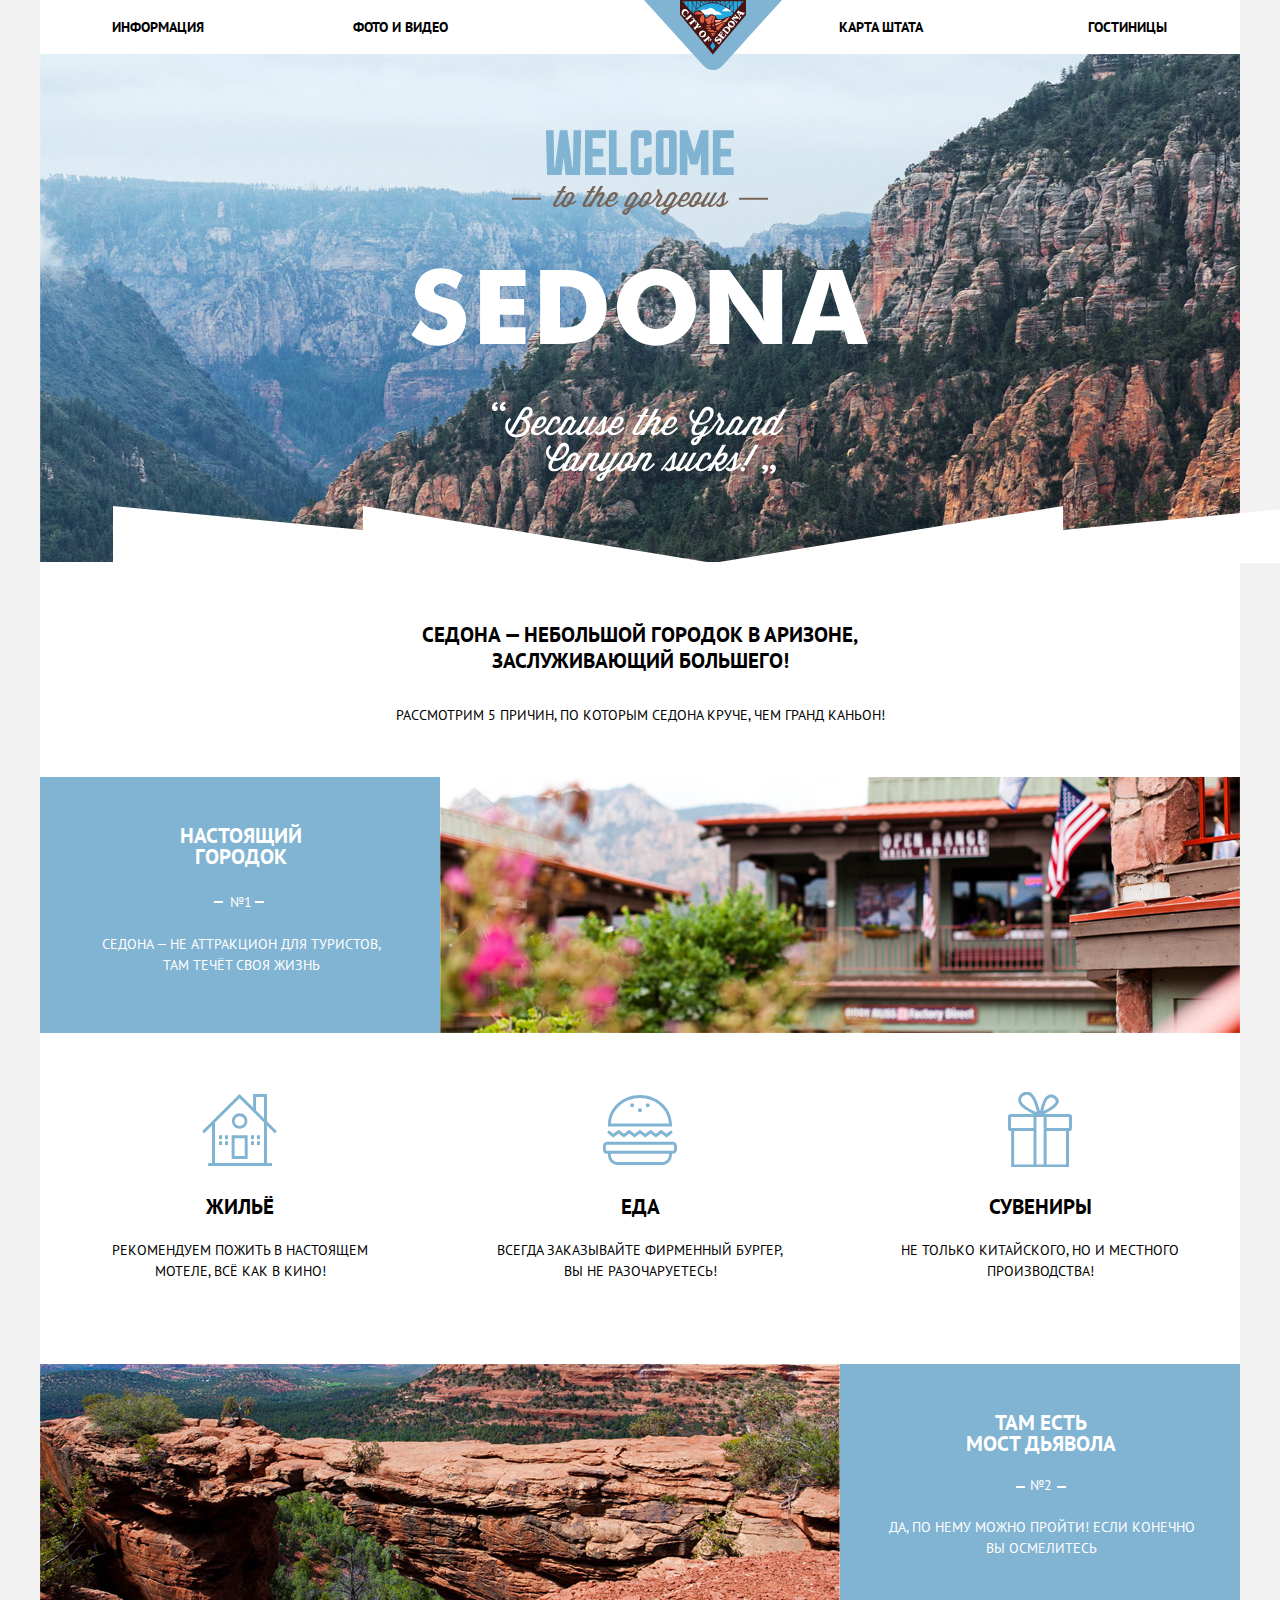
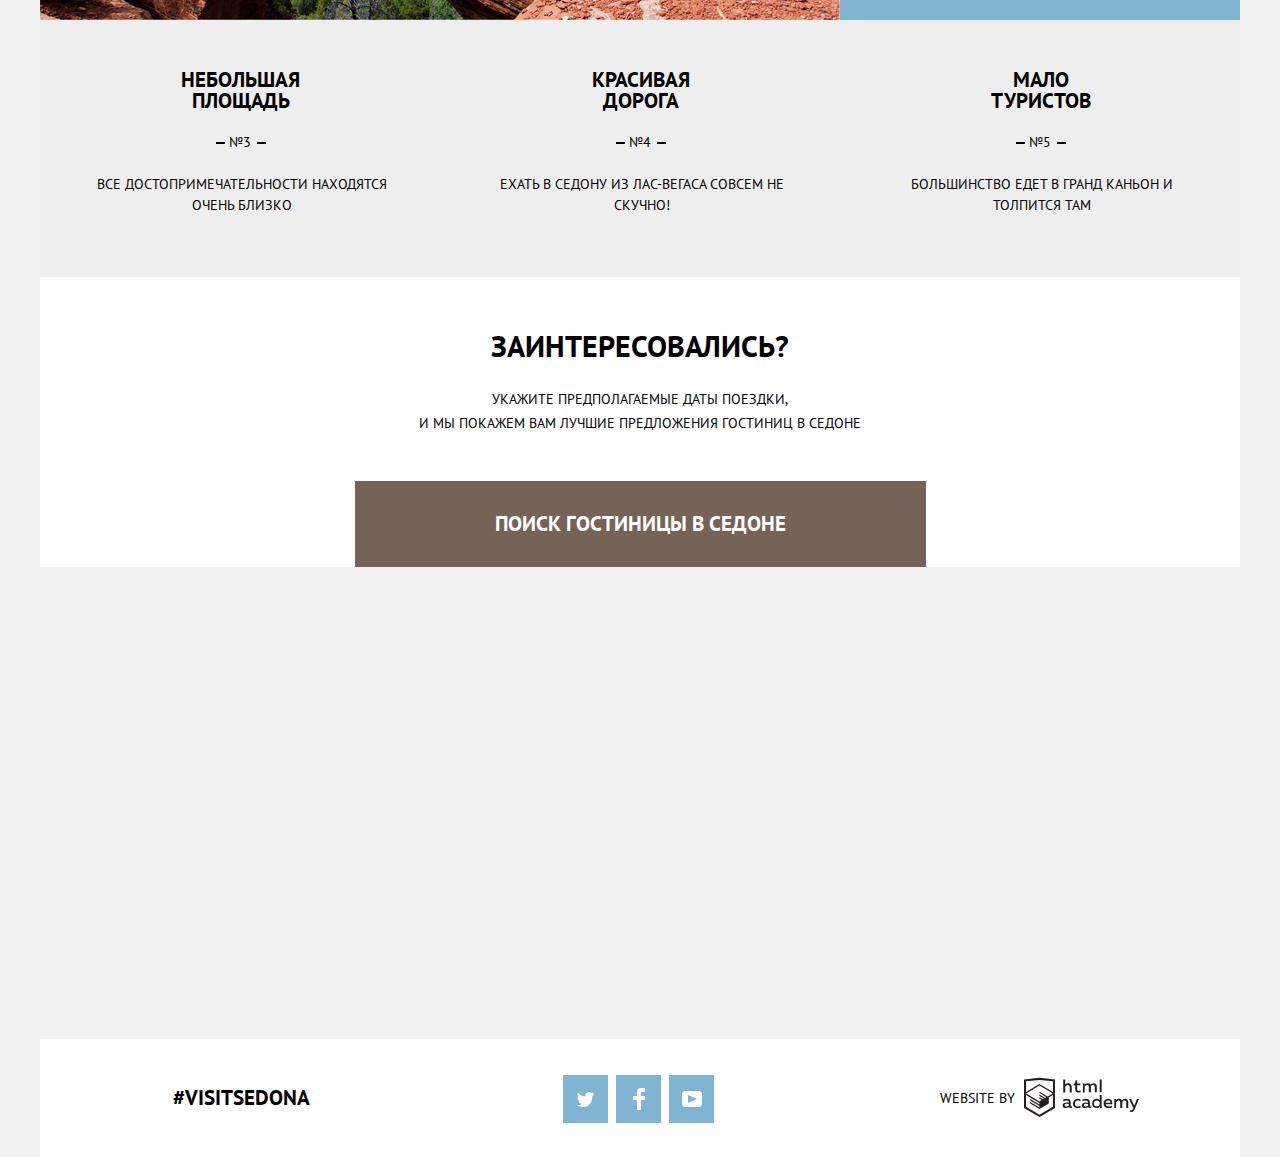
<file: index.html>
<!DOCTYPE html>
<html lang="ru">

<head>
  <meta charset="utf-8">
  <title>HTML Academy: Седона</title>
  <link href="https://fonts.googleapis.com/css?family=PT+Sans:400,700&amp;subset=cyrillic,cyrillic-ext,latin-ext" rel="stylesheet">
  <link href="css/normalize.css" rel="stylesheet">
  <link href="css/style.min.css" rel="stylesheet">
  <noscript>
    <style type="text/css">
      .modal-search-hotels {
        display: -webkit-box;
        display: -ms-flexbox;
        display: flex;
      }
    </style>
  </noscript>
</head>

<body>
  <header class="main-header">
    <nav class="main-header-navigation">
      <ul class="main-navigation-list">
        <li class="main-navigation-item"><a href="info.html">Информация</a></li>
        <li class="main-navigation-item"><a href="gallery.html">Фото и видео</a></li>
        <li class="main-navigation-item"><a href="state.html">Карта штата</a></li>
        <li class="main-navigation-item"><a href="catalog.html">Гостиницы</a></li>
      </ul>
      <a class="main-header-logo">
        <img src="img/logo-sedona.svg" alt="Логотип Седона" width="138" height="70">
      </a>
    </nav>
  </header>
  <main class="main-content">
    <div class="main-intro">
      <img src="img/intro-welcome.svg" alt="Интро: Welcome to the gorgeus Sedona Because the Grand Canyon sucks!" width="458" height="352">
    </div>
    <p class="main-label">Седона &mdash; небольшой городок в Аризоне,<br>заслуживающий большего!</p>
    <p class="features-intro">Рассмотрим 5 причин, по которым Седона круче, чем гранд каньон!</p>
    <section class="main-features">
      <h2 class="visually-hidden">Преимущества</h2>
      <ul class="main-features-list">
        <li class="main-features-item">
          <div class="features-text-wrapper">
            <h3>Настоящий городок</h3>
            <div class="one">
              №1
            </div>
            <p>Седона &mdash; не аттракцион для туристов, там течёт своя жизнь</p>
          </div>
          <img class="feature-image" src="img/sedona-photo1.jpg" alt="Фото города" width="800" height="256">
        </li>
        <li class="sub-features-item accomodation">
          <h3>Жильё</h3>
          <p>Рекомендуем пожить в настоящем мотеле, всё как в кино!</p>
        </li>
        <li class="sub-features-item food">
          <h3>Еда</h3>
          <p>Всегда заказывайте фирменный бургер, вы не разочаруетесь!</p>
        </li>
        <li class="sub-features-item souvenirs">
          <h3>Сувениры</h3>
          <p>Не только китайского, но и местного производства!</p>
        </li>
        <li class="main-features-item">
          <img class="feature-image" src="img/sedona-photo2.jpg" alt="Фото моста" width="800" height="256">
          <div class="features-text-wrapper">
            <h3>Там есть<br> мост дьявола</h3>
            <div class="two">
              №2
            </div>
            <p>Да, по нему можно пройти! Если конечно вы осмелитесь</p>
          </div>
        </li>
        <li class="main-features-item">
          <div class="features-text-wrapper">
            <h3>Небольшая площадь</h3>
            <div class="numbers three">
              №3
            </div>
            <p>Все достопримечательности находятся очень близко</p>
          </div>
        </li>
        <li class="main-features-item">
          <div class="features-text-wrapper">
            <h3>Красивая дорога</h3>
            <div class="numbers four">
              №4
            </div>
            <p>Ехать в Седону из Лас-Вегаса совсем не скучно!</p>
          </div>
        </li>
        <li class="main-features-item">
          <div class="features-text-wrapper">
            <h3>Мало туристов</h3>
            <div class="numbers five">
              №5
            </div>
            <p>Большинство едет в Гранд Каньон и толпится там</p>
          </div>
        </li>
      </ul>
    </section>
    <section class="main-search">
      <h1 class="visually-hidden">Город Седона</h1>
      <h3>Заинтересовались?</h3>
      <p>Укажите предполагаемые даты поездки,<br>и мы покажем вам лучшие предложения гостиниц в Седоне</p>
      <a href="searching-hotels.html" class="button btn-search-modal">Поиск гостиницы в Седоне</a>
      <div class="modal-search-hotels" id="modal-search">
        <h2 class="visually-hidden">Поиск гостиницы в Седоне</h2>
        <form class="search-hotels-form" method="post">
          <div class="search-hotels-form date-in">
            <label for="date-in">Дата заезда:</label>
            <input type="text" name="date-in" id="date-in" placeholder="24 апреля 2017">
            <button class="button btn-date-in calendar">
              <span class="visually-hidden">Календарь</span>
              <svg fill="#a9a9a9" xmlns="http://www.w3.org/2000/svg" width="21" height="22" viewBox="0 0 21 22">
                <path d="M19.251 2.025h-2.845V.648c0-.381-.294-.689-.656-.689-.363 0-.656.308-.656.689v1.377h-3.938V.648c0-.381-.294-.689-.655-.689-.363 0-.657.308-.657.689v1.377H5.906V.648c0-.381-.294-.689-.656-.689-.363 0-.657.308-.657.689v1.377H1.75C.784 2.025 0 2.847 0 3.862v16.302C0 21.179.784 22 1.75 22h17.501c.966 0 1.749-.821 1.749-1.836V3.862c0-1.015-.783-1.837-1.749-1.837zm.437 18.139a.448.448 0 0 1-.437.459H1.75a.45.45 0 0 1-.438-.459V3.862a.45.45 0 0 1 .438-.459h2.844v1.378c0 .381.294.689.657.689.362 0 .656-.308.656-.689V3.403h3.938v1.378c0 .381.294.689.657.689.361 0 .655-.308.655-.689V3.403h3.938v1.378c0 .381.293.689.656.689.362 0 .656-.308.656-.689V3.403h2.845c.241 0 .437.206.437.459v16.302z" />
                <path d="M4.594 8.225h2.625v2.066H4.594zM4.594 11.668h2.625v2.067H4.594zM4.594 15.112h2.625v2.066H4.594zM9.188 15.112h2.625v2.066H9.188zM9.188 11.668h2.625v2.067H9.188zM9.188 8.225h2.625v2.066H9.188zM13.781 15.112h2.625v2.066h-2.625zM13.781 11.668h2.625v2.067h-2.625zM13.781 8.225h2.625v2.066h-2.625z" /></svg>
            </button>
          </div>
          <div class="search-hotels-form date-out">
            <label for="date-out">Дата выезда:</label>
            <input type="text" name="date-out" id="date-out" placeholder="4 июля 2017">
            <button class="button btn-date-out calendar">
              <span class="visually-hidden">Календарь</span>
              <svg fill="#a9a9a9" xmlns="http://www.w3.org/2000/svg" width="21" height="22" viewBox="0 0 21 22">
                <path d="M19.251 2.025h-2.845V.648c0-.381-.294-.689-.656-.689-.363 0-.656.308-.656.689v1.377h-3.938V.648c0-.381-.294-.689-.655-.689-.363 0-.657.308-.657.689v1.377H5.906V.648c0-.381-.294-.689-.656-.689-.363 0-.657.308-.657.689v1.377H1.75C.784 2.025 0 2.847 0 3.862v16.302C0 21.179.784 22 1.75 22h17.501c.966 0 1.749-.821 1.749-1.836V3.862c0-1.015-.783-1.837-1.749-1.837zm.437 18.139a.448.448 0 0 1-.437.459H1.75a.45.45 0 0 1-.438-.459V3.862a.45.45 0 0 1 .438-.459h2.844v1.378c0 .381.294.689.657.689.362 0 .656-.308.656-.689V3.403h3.938v1.378c0 .381.294.689.657.689.361 0 .655-.308.655-.689V3.403h3.938v1.378c0 .381.293.689.656.689.362 0 .656-.308.656-.689V3.403h2.845c.241 0 .437.206.437.459v16.302z" />
                <path d="M4.594 8.225h2.625v2.066H4.594zM4.594 11.668h2.625v2.067H4.594zM4.594 15.112h2.625v2.066H4.594zM9.188 15.112h2.625v2.066H9.188zM9.188 11.668h2.625v2.067H9.188zM9.188 8.225h2.625v2.066H9.188zM13.781 15.112h2.625v2.066h-2.625zM13.781 11.668h2.625v2.067h-2.625zM13.781 8.225h2.625v2.066h-2.625z" /></svg>
            </button>
          </div>
          <div class="search-hotels-form peoples">
            <label for="peoples">Взрослые:</label>
            <button class="button btn-peoples btn-minus">
              <span class="visually-hidden">Уменьшить количество взрослых людей</span>
              <svg fill="#a9a9a9" xmlns="http://www.w3.org/2000/svg" xmlns:xlink="http://www.w3.org/1999/xlink" width="12px" height="7px">
                <path d="M4 1 h10v3h-10z" />
              </svg>
            </button>
            <input type="text" name="peoples" id="peoples" placeholder="2">
            <button class="button btn-peoples btn-plus">
              <span class="visually-hidden">Увеличить количество взрослых людей</span>
              <svg fill="#a9a9a9" xmlns="http://www.w3.org/2000/svg" xmlns:xlink="http://www.w3.org/1999/xlink" width="12px" height="10px">
                <path d="M4 1 h3 v3 h3 v3 h-3 v3 h-3 v-3 h-3 v-3 h3 z" />
              </svg>
            </button>
          </div>
          <div class="search-hotels-form childrens">
            <label for="childrens">Дети:</label>
            <button class="button btn-childres btn-minus">
              <span class="visually-hidden">Уменьшить количество детей</span>
              <svg fill="#a9a9a9" xmlns="http://www.w3.org/2000/svg" xmlns:xlink="http://www.w3.org/1999/xlink" width="12px" height="7px">
                <path d="M4 1 h10v3h-10z" />
              </svg>
            </button>
            <input type="text" name="childrens" id="childrens" placeholder="0">
            <button class="button btn-childres btn-plus">
              <span class="visually-hidden">Увеличить количество детей</span>
              <svg fill="#a9a9a9" xmlns="http://www.w3.org/2000/svg" xmlns:xlink="http://www.w3.org/1999/xlink" width="12px" height="10px">
                <path d="M4 1 h3 v3 h3 v3 h-3 v3 h-3 v-3 h-3 v-3 h3 z" />
              </svg>
            </button>
          </div>
          <div class="button search-hotels-form search-button">
            <input type="submit" name="search" id="search" value="Найти">
          </div>
        </form>
      </div>
    </section>
    <section class="main-map">
      <h2 class="visually-hidden">Карта</h2>
      <iframe class="main-map-frame" src="https://www.google.com/maps/embed?pb=!1m18!1m12!1m3!1d759224.6733658313!2d-111.94605838438244!3d34.83448162261432!2m3!1f0!2f0!3f0!3m2!1i1024!2i768!4f13.1!3m3!1m2!1s0x872da132f942b00d%3A0x5548c523fa6c8efd!2z0KHQtdC00L7QvdCwLCDQkNGA0LjQt9C-0L3QsCA4NjMzNiwg0KHQqNCQ!5e0!3m2!1sru!2sru!4v1545071041437"
          width="1200" height="473" allowfullscreen></iframe>
    </section>
  </main>
  <footer class="main-footer">
    <div class="footer-wrapper">
      <a class="hash-tag" href="#">#visitsedona</a>
      <ul class="footer-social-list">
        <li>
          <a class="social-button" href="#"><span class="visually-hidden">Мы в Twitter</span>
            <svg xmlns="http://www.w3.org/2000/svg" xmlns:xlink="http://www.w3.org/1999/xlink" width="17" height="15" viewBox="0 0 17 15">
              <path fill="#fff" d="M10.95.144c1.685-.496 2.984.27 3.577 1.179.673-.231 1.331-.481 2.011-.708a2.345 2.345 0 0 1-.857 1.768c.685.17 1.304-.491 1.304-.491-.169 1-1.006 1.788-1.563 2.024-.231 6.75-3.175 11.217-10.077 11.082h-.446c-.41 0-4.164-.46-4.898-1.887 2.271.196 3.893-.422 4.693-1.177-.96-.3-2.679-.477-2.979-2.95.349.106.564.228 1.19.119C1.705 8.247.374 7.53.448 5.33c.285.328 1.067.536 1.34.472C1.085 5.561-.182 2.442.894.85c1.818 1.854 3.735 3.606 7.152 3.773C8.254 2.33 9.183.793 10.95.144z" /></svg>
          </a>
        </li>
        <li>
          <a class="social-button" href="#"><span class="visually-hidden">Мы на Facebook</span>
            <svg xmlns="http://www.w3.org/2000/svg" width="12" height="22" viewBox="0 0 12 22">
              <path fill="#fff" d="M12 4V0H8a4 4 0 0 0-4 4v4H0v4h4v10h4V12h4V8H8V4h4z" /></svg>
          </a>
        </li>
        <li>
          <a class="social-button" href="#"><span class="visually-hidden">Мы на YouTube</span>
            <svg xmlns="http://www.w3.org/2000/svg" xmlns:xlink="http://www.w3.org/1999/xlink" width="20" height="16" viewBox="0 0 20 16">
              <path fill="#fff" d="M17 0H3C1.35 0 0 1.35 0 3v10c0 1.65 1.35 3 3 3h14c1.65 0 3-1.35 3-3V3c0-1.65-1.35-3-3-3zM6.027 11.998V4.002L15.014 8l-8.987 3.998z"></path>
            </svg>
          </a>
        </li>
      </ul>
      <a class="producer" href="https://htmlacademy.ru/intensive/htmlcss">
        <p>Website by</p>
        <svg fill="#231f20" id="Layer_1" data-name="Layer 1" xmlns="http://www.w3.org/2000/svg" width="115" height="41" viewBox="0 0 108.08 36.85">
          <title>logo-htmlacademy-small1</title>
          <path d="M44.61,26.88a2,2,0,0,0,.55-0.1v1.33a3.25,3.25,0,0,1-1.18.21,1.67,1.67,0,0,1-1.67-1,4.84,4.84,0,0,1-3.14,1.08c-1.51,0-2.91-.83-2.91-2.55,0-2.13,2-2.79,3.71-2.79a11.08,11.08,0,0,1,2.17.25v-0.3c0-1-.76-1.77-2.19-1.77a7.42,7.42,0,0,0-3,.64v-1.7a10.21,10.21,0,0,1,3.19-.55c2.36,0,3.81,1.12,3.81,3.65v3a0.54,0.54,0,0,0,.49.59h0.17Zm-6.44-1.13A1.35,1.35,0,0,0,39.63,27h0.11a3.39,3.39,0,0,0,2.41-1V24.58a9.72,9.72,0,0,0-1.81-.21c-1,0-2.16.33-2.16,1.38h0Zm12.36-6.11a5,5,0,0,1,2.57.64V22a4.08,4.08,0,0,0-2.3-.7,2.75,2.75,0,1,0,0,5.49,5,5,0,0,0,2.43-.64v1.71a6.27,6.27,0,0,1-2.76.57A4.21,4.21,0,0,1,46,24.51q0-.21,0-0.41a4.32,4.32,0,0,1,4.18-4.46h0.38Zm12.17,7.24a2,2,0,0,0,.55-0.1v1.33a3.25,3.25,0,0,1-1.18.21,1.67,1.67,0,0,1-1.67-1,4.84,4.84,0,0,1-3.14,1.08c-1.51,0-2.91-.83-2.91-2.55,0-2.13,2-2.79,3.71-2.79a11.08,11.08,0,0,1,2.17.25v-0.3c0-1-.76-1.77-2.19-1.77a7.42,7.42,0,0,0-3,.64v-1.7a10.21,10.21,0,0,1,3.19-.55c2.36,0,3.81,1.12,3.81,3.65v3a0.54,0.54,0,0,0,.49.59h0.17Zm-6.44-1.13A1.35,1.35,0,0,0,57.73,27h0.11a3.39,3.39,0,0,0,2.41-1V24.58a9.72,9.72,0,0,0-1.81-.21c-1.06,0-2.16.33-2.16,1.38h0ZM73,16V28.2H71.35V26.88a3.88,3.88,0,0,1-3.19,1.54,4.4,4.4,0,0,1,0-8.78,3.81,3.81,0,0,1,3,1.3V16H73Zm-4.53,5.22a2.76,2.76,0,1,0,0,5.52A2.86,2.86,0,0,0,71.15,25V23A2.91,2.91,0,0,0,68.49,21.27ZM79,19.64c3.31,0,4.46,2.68,3.92,5.09H76.7c0.21,1.5,1.67,2.11,3.19,2.11a6.11,6.11,0,0,0,2.64-.59v1.6a7.14,7.14,0,0,1-3,.57C77,28.42,74.78,27,74.78,24a4.18,4.18,0,0,1,4-4.39H79Zm0.09,1.54a2.28,2.28,0,0,0-2.44,2.1v0.06H81.3A2,2,0,0,0,79.13,21.18Zm5.73,7V19.87h1.65v1a3.81,3.81,0,0,1,2.78-1.27A2.86,2.86,0,0,1,91.89,21a4.12,4.12,0,0,1,2.91-1.33A3.06,3.06,0,0,1,98,23V28.2h-1.9V23.05a1.59,1.59,0,0,0-1.42-1.75H94.42a2.8,2.8,0,0,0-2.07,1.12V28.2h-1.9V23.05A1.59,1.59,0,0,0,89,21.31H88.8a3,3,0,0,0-2.21,1.29v5.63H84.86Zm21.31-8.33h1.9l-3.91,9.46c-0.9,2.17-2.09,2.86-3.35,2.86a4.76,4.76,0,0,1-1.1-.14V30.46a2.86,2.86,0,0,0,.85.12c0.9,0,1.58-.64,2.07-1.9l0.17-.42-4-8.4h2l2.86,6.29ZM38.73,1.46V6.22a3.81,3.81,0,0,1,2.7-1.14,3.25,3.25,0,0,1,3.44,3.4v5.15H43V8.72a1.81,1.81,0,0,0-1.61-2h-0.3a2.93,2.93,0,0,0-2.32,1.39v5.52h-1.9V1.46h1.9ZM49.94,2.31v3h3V6.91h-3v3.81c0,1.1.5,1.46,1.58,1.46a4.49,4.49,0,0,0,1.69-.33v1.6A6.8,6.8,0,0,1,51,13.8a2.55,2.55,0,0,1-2.86-2.74V6.89H46.58V5.26h1.5V2.74Zm5.4,11.31V5.28H57v1A3.81,3.81,0,0,1,59.77,5a2.86,2.86,0,0,1,2.6,1.33A4.12,4.12,0,0,1,65.28,5,3.06,3.06,0,0,1,68.44,8.4v5.21h-1.9V8.46a1.59,1.59,0,0,0-1.42-1.75H64.89a2.8,2.8,0,0,0-2.07,1.12v5.78h-1.9V8.46A1.59,1.59,0,0,0,59.5,6.71H59.27A3,3,0,0,0,57.06,8v5.63H55.34ZM71.17,1.45H73V13.6H71.17V1.45ZM14.71,0H14.55L0,1.54V28.21l14.55,8.66,14.55-8.66V1.54Zm12.5,27.1L14.55,34.64,1.9,27.12V16.18l12.59,7.5V25L5.86,19.9v1.31l8.68,5.21v1.39L5.87,22.65V24l8.68,5.21,8.75-5.24V18.31L27.2,16V27.12Zm0-12.53-3.48,2-1.6,1L14.51,13v1.31L21,18.23H21l-0.14.09-1,.54-5.37-3.2V17l4.24,2.52-1,.67-3.2-1.9v1.31l2.1,1.24L14.5,22.1,2,14.65,14.51,7.11Zm0-1.32L14.49,5.76,1.91,13.25v-10L14.56,1.92,27.21,3.25v10h0Z"
              transform="translate(0 -0.02)" />
        </svg>
      </a>
    </div>
  </footer>
  <script src="js/script.min.js">
  </script>
</body>

</html>
</file>
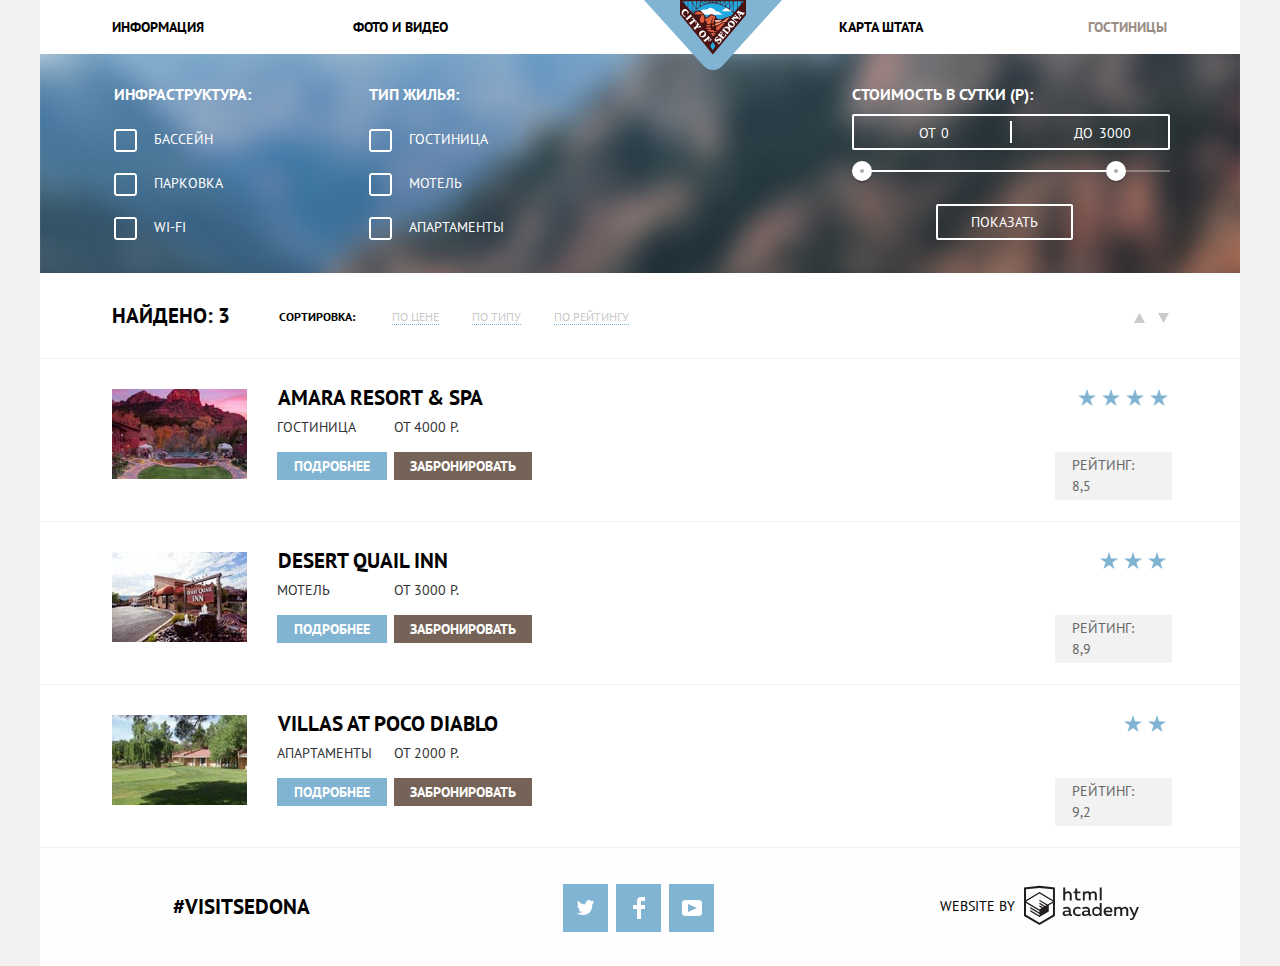
<file: catalog.html>
<!DOCTYPE html>
<html lang="ru">

<head>
  <meta charset="utf-8">
  <title>HTML Academy: Седона</title>
  <link href="https://fonts.googleapis.com/css?family=PT+Sans:400,700&amp;subset=cyrillic,cyrillic-ext,latin-ext" rel="stylesheet">
  <link href="css/normalize.css" rel="stylesheet">
  <link href="css/style.min.css" rel="stylesheet">
</head>

<body>
  <header class="main-header">
    <nav class="main-header-navigation">
      <ul class="main-navigation-list">
        <li class="main-navigation-item"><a href="info.html">Информация</a></li>
        <li class="main-navigation-item"><a href="gallery.html">Фото и видео</a></li>
        <li class="main-navigation-item"><a href="state.html">Карта штата</a></li>
        <li class="main-navigation-item current"><a href="catalog.html">Гостиницы</a></li>
      </ul>
      <a href="index.html" class="main-header-logo">
        <img src="img/logo-sedona.svg" alt="Логотип Седона" width="138" height="70">
      </a>
    </nav>
  </header>
  <main class="main-content">
    <section class="main-filters">
      <h2 class="visually-hidden">Форма настройки выдачи вариантов</h2>
      <form class="main-filters-form" method="post">
        <fieldset class="filter-infrastructure">
          <legend>Инфраструктура:</legend>
          <label class="filter-option">
            <input class="filter-input filter-input-checkbox visually-hidden" type="checkbox" name="pool" id="pool">
            <span class="checkbox-indicator"></span>
            Бассейн
          </label>
          <label class="filter-option">
            <input class="filter-input filter-input-checkbox visually-hidden" type="checkbox" name="parking" id="parking">
            <span class="checkbox-indicator"></span>
            Парковка
          </label>
          <label class="filter-option">
            <input class="filter-input filter-input-checkbox visually-hidden" type="checkbox" name="wi-fi" id="wi-fi">
            <span class="checkbox-indicator"></span>
            Wi-Fi
          </label>
        </fieldset>
        <fieldset class="filter-house-type">
          <legend>Тип жилья:</legend>
          <label class="filter-option">
            <input class="filter-input filter-input-checkbox visually-hidden" type="checkbox" name="hotel" id="hotel">
            <span class="checkbox-indicator"></span>
            Гостиница
          </label>
          <label class="filter-option">
            <input class="filter-input filter-input-checkbox visually-hidden" type="checkbox" name="motel" id="motel">
            <span class="checkbox-indicator"></span>
            Мотель
          </label>
          <label class="filter-option">
            <input class="filter-input filter-input-checkbox visually-hidden" type="checkbox" name="apartments" id="apartments">
            <span class="checkbox-indicator"></span>
            Апартаменты
          </label>
        </fieldset>
        <fieldset class="filter-price">
          <legend>Стоимость в сутки (Р):</legend>
          <div class="price-controls">
            <label class="min-price">от <input type="text" name="min-price" value="0"></label>
            <label class="max-price">до <input type="text" name="max-price" value="3000"></label>
          </div>
          <div class="range-controls">
            <div class="scale">
              <div class="bar"></div>
            </div>
            <div class="range-toggle range-toggle-min"></div>
            <div class="range-toggle range-toggle-max"></div>
          </div>
          <input type="submit" name="show" id="show" value="Показать">
        </fieldset>
      </form>
    </section>
    <section class="main-catalog-sorting">
      <h2 class="visually-hidden">Сортировка</h2>
      <p>
        Найдено: 3
      </p>
      <h3>
        Сортировка:
      </h3>
      <ul class="sorting-options">
        <li class="sorting-item">
          <a href="#" class="by-price">По цене</a>
        </li>
        <li class="sorting-item">
          <a href="#" class="by-type">По типу</a>
        </li>
        <li class="sorting-item">
          <a href="#" class="by-rating">По рейтингу</a>
        </li>
      </ul>
      <div class="sorting-btn">
        <a href="#" class="sorting-up">
          <span class="visually-hidden">Сортировка по убыванию</span>
          <svg fill="#cacaca" xmlns="http://www.w3.org/2000/svg" width="11" height="10" viewBox="0 0 11 10">
            <path d="M5.5 0L0 10h11z" /></svg>
        </a>
      </div>
      <div class="sorting-btn">
        <a href="#" class="sorting-down">
          <span class="visually-hidden">Сортировка по возрастанию</span>
          <svg fill="#cacaca" xmlns="http://www.w3.org/2000/svg" width="11" height="10" viewBox="0 0 11 10">
            <path d="M5.5 10L0 0h11" /></svg>
        </a>
      </div>
    </section>
    <section class="main-catalog">
      <h1 class="visually-hidden">Каталог гостиниц в Седоне</h1>
      <ul class="main-catalog-list">
        <li class="main-catalog-item hotel">
          <a class="hotel-photo" href="catalog-item.html">
            <img src="img/hotel1.jpg" alt="Фото отеля Amara Resort &amp; SPA" width="135" height="90">
          </a>
          <div class="hotel-name-columns">
            <h3><a class="hotel-name" href="catalog-item.html">Amara Resort &amp; SPA</a></h3>
            <p class="hotel-info">
              <span class="hotel-type">Гостиница</span>
              <span class="hotel-price">От 4000 р.</span>
            </p>
            <div class="hotel-buttons">
              <a class="button-more" href="catalog-item.html">Подробнее</a>
              <a class="button-set" href="contacts.html">Забронировать</a>
            </div>
          </div>
          <div class="hotel-rating-columns">
            <ul class="hotel-stars">
              <li> <img src="img/star.svg" alt="Звезда отеля" width="18" height="17"></li>
              <li> <img src="img/star.svg" alt="Звезда отеля" width="18" height="17"></li>
              <li> <img src="img/star.svg" alt="Звезда отеля" width="18" height="17"></li>
              <li> <img src="img/star.svg" alt="Звезда отеля" width="18" height="17"></li>
            </ul>
            <div class="hotel-rating">
              <span class="hotel-rating-num">Рейтинг: 8,5</span>
            </div>
          </div>
        </li>
        <li class="main-catalog-item hotel">
          <a class="hotel-photo" href="catalog-item.html">
            <img src="img/hotel2.jpg" alt="Фото отеля Desert Quail Inn" width="135" height="90">
          </a>
          <div class="hotel-name-columns">
            <h3><a class="hotel-name" href="catalog-item.html">Desert Quail Inn</a></h3>
            <p class="hotel-info">
              <span class="hotel-type">Мотель</span>
              <span class="hotel-price">От 3000 р.</span>
            </p>
            <div class="hotel-buttons">
              <a class="button-more" href="catalog-item.html">Подробнее</a>
              <a class="button-set" href="contacts.html">Забронировать</a>
            </div>
          </div>
          <div class="hotel-rating-columns">
            <ul class="hotel-stars">
              <li> <img src="img/star.svg" alt="Звезда отеля" width="18" height="17"></li>
              <li> <img src="img/star.svg" alt="Звезда отеля" width="18" height="17"></li>
              <li> <img src="img/star.svg" alt="Звезда отеля" width="18" height="17"></li>
            </ul>
            <div class="hotel-rating">
              <span class="hotel-rating-num">Рейтинг: 8,9</span>
            </div>
          </div>
        </li>
        <li class="main-catalog-item hotel">
          <a class="hotel-photo" href="catalog-item.html">
            <img src="img/hotel3.jpg" alt="Фото отеля Villas at Poco Diablo" width="135" height="90">
          </a>
          <div class="hotel-name-columns">
            <h3><a class="hotel-name" href="catalog-item.html">Villas at Poco diablo</a></h3>
            <p class="hotel-info">
              <span class="hotel-type">Апартаменты</span>
              <span class="hotel-price">От 2000 р.</span>
            </p>
            <div class="hotel-buttons">
              <a class="button-more" href="catalog-item.html">Подробнее</a>
              <a class="button-set" href="contacts.html">Забронировать</a>
            </div>
          </div>
          <div class="hotel-rating-columns">
            <ul class="hotel-stars">
              <li> <img src="img/star.svg" alt="Звезда отеля" width="18" height="17"></li>
              <li> <img src="img/star.svg" alt="Звезда отеля" width="18" height="17"></li>
            </ul>
            <div class="hotel-rating">
              <span class="hotel-rating-num">Рейтинг: 9,2</span>
            </div>
          </div>
        </li>
      </ul>
    </section>
  </main>
  <footer class="main-footer">
    <div class="footer-border">
      <div class="footer-wrapper">
        <a class="hash-tag" href="#">#visitsedona</a>
        <ul class="footer-social-list">
          <li>
            <a class="social-button" href="#"><span class="visually-hidden">Мы в Twitter</span>
              <svg xmlns="http://www.w3.org/2000/svg" xmlns:xlink="http://www.w3.org/1999/xlink" width="17" height="15" viewBox="0 0 17 15">
                <path fill="#fff" d="M10.95.144c1.685-.496 2.984.27 3.577 1.179.673-.231 1.331-.481 2.011-.708a2.345 2.345 0 0 1-.857 1.768c.685.17 1.304-.491 1.304-.491-.169 1-1.006 1.788-1.563 2.024-.231 6.75-3.175 11.217-10.077 11.082h-.446c-.41 0-4.164-.46-4.898-1.887 2.271.196 3.893-.422 4.693-1.177-.96-.3-2.679-.477-2.979-2.95.349.106.564.228 1.19.119C1.705 8.247.374 7.53.448 5.33c.285.328 1.067.536 1.34.472C1.085 5.561-.182 2.442.894.85c1.818 1.854 3.735 3.606 7.152 3.773C8.254 2.33 9.183.793 10.95.144z" /></svg>
            </a>
          </li>
          <li>
            <a class="social-button" href="#"><span class="visually-hidden">Мы на Facebook</span>
              <svg xmlns="http://www.w3.org/2000/svg" width="12" height="22" viewBox="0 0 12 22">
                <path fill="#fff" d="M12 4V0H8a4 4 0 0 0-4 4v4H0v4h4v10h4V12h4V8H8V4h4z" /></svg>
            </a>
          </li>
          <li>
            <a class="social-button" href="#"><span class="visually-hidden">Мы на YouTube</span>
              <svg xmlns="http://www.w3.org/2000/svg" xmlns:xlink="http://www.w3.org/1999/xlink" width="20" height="16" viewBox="0 0 20 16">
                <path fill="#fff" d="M17 0H3C1.35 0 0 1.35 0 3v10c0 1.65 1.35 3 3 3h14c1.65 0 3-1.35 3-3V3c0-1.65-1.35-3-3-3zM6.027 11.998V4.002L15.014 8l-8.987 3.998z"></path>
              </svg>
            </a>
          </li>
        </ul>
        <a class="producer" href="https://htmlacademy.ru/intensive/htmlcss">
          <p>Website by</p>
          <svg fill="#231f20" id="Layer_1" data-name="Layer 1" xmlns="http://www.w3.org/2000/svg" width="115" height="41" viewBox="0 0 108.08 36.85">
            <title>logo-htmlacademy-small1</title>
            <path d="M44.61,26.88a2,2,0,0,0,.55-0.1v1.33a3.25,3.25,0,0,1-1.18.21,1.67,1.67,0,0,1-1.67-1,4.84,4.84,0,0,1-3.14,1.08c-1.51,0-2.91-.83-2.91-2.55,0-2.13,2-2.79,3.71-2.79a11.08,11.08,0,0,1,2.17.25v-0.3c0-1-.76-1.77-2.19-1.77a7.42,7.42,0,0,0-3,.64v-1.7a10.21,10.21,0,0,1,3.19-.55c2.36,0,3.81,1.12,3.81,3.65v3a0.54,0.54,0,0,0,.49.59h0.17Zm-6.44-1.13A1.35,1.35,0,0,0,39.63,27h0.11a3.39,3.39,0,0,0,2.41-1V24.58a9.72,9.72,0,0,0-1.81-.21c-1,0-2.16.33-2.16,1.38h0Zm12.36-6.11a5,5,0,0,1,2.57.64V22a4.08,4.08,0,0,0-2.3-.7,2.75,2.75,0,1,0,0,5.49,5,5,0,0,0,2.43-.64v1.71a6.27,6.27,0,0,1-2.76.57A4.21,4.21,0,0,1,46,24.51q0-.21,0-0.41a4.32,4.32,0,0,1,4.18-4.46h0.38Zm12.17,7.24a2,2,0,0,0,.55-0.1v1.33a3.25,3.25,0,0,1-1.18.21,1.67,1.67,0,0,1-1.67-1,4.84,4.84,0,0,1-3.14,1.08c-1.51,0-2.91-.83-2.91-2.55,0-2.13,2-2.79,3.71-2.79a11.08,11.08,0,0,1,2.17.25v-0.3c0-1-.76-1.77-2.19-1.77a7.42,7.42,0,0,0-3,.64v-1.7a10.21,10.21,0,0,1,3.19-.55c2.36,0,3.81,1.12,3.81,3.65v3a0.54,0.54,0,0,0,.49.59h0.17Zm-6.44-1.13A1.35,1.35,0,0,0,57.73,27h0.11a3.39,3.39,0,0,0,2.41-1V24.58a9.72,9.72,0,0,0-1.81-.21c-1.06,0-2.16.33-2.16,1.38h0ZM73,16V28.2H71.35V26.88a3.88,3.88,0,0,1-3.19,1.54,4.4,4.4,0,0,1,0-8.78,3.81,3.81,0,0,1,3,1.3V16H73Zm-4.53,5.22a2.76,2.76,0,1,0,0,5.52A2.86,2.86,0,0,0,71.15,25V23A2.91,2.91,0,0,0,68.49,21.27ZM79,19.64c3.31,0,4.46,2.68,3.92,5.09H76.7c0.21,1.5,1.67,2.11,3.19,2.11a6.11,6.11,0,0,0,2.64-.59v1.6a7.14,7.14,0,0,1-3,.57C77,28.42,74.78,27,74.78,24a4.18,4.18,0,0,1,4-4.39H79Zm0.09,1.54a2.28,2.28,0,0,0-2.44,2.1v0.06H81.3A2,2,0,0,0,79.13,21.18Zm5.73,7V19.87h1.65v1a3.81,3.81,0,0,1,2.78-1.27A2.86,2.86,0,0,1,91.89,21a4.12,4.12,0,0,1,2.91-1.33A3.06,3.06,0,0,1,98,23V28.2h-1.9V23.05a1.59,1.59,0,0,0-1.42-1.75H94.42a2.8,2.8,0,0,0-2.07,1.12V28.2h-1.9V23.05A1.59,1.59,0,0,0,89,21.31H88.8a3,3,0,0,0-2.21,1.29v5.63H84.86Zm21.31-8.33h1.9l-3.91,9.46c-0.9,2.17-2.09,2.86-3.35,2.86a4.76,4.76,0,0,1-1.1-.14V30.46a2.86,2.86,0,0,0,.85.12c0.9,0,1.58-.64,2.07-1.9l0.17-.42-4-8.4h2l2.86,6.29ZM38.73,1.46V6.22a3.81,3.81,0,0,1,2.7-1.14,3.25,3.25,0,0,1,3.44,3.4v5.15H43V8.72a1.81,1.81,0,0,0-1.61-2h-0.3a2.93,2.93,0,0,0-2.32,1.39v5.52h-1.9V1.46h1.9ZM49.94,2.31v3h3V6.91h-3v3.81c0,1.1.5,1.46,1.58,1.46a4.49,4.49,0,0,0,1.69-.33v1.6A6.8,6.8,0,0,1,51,13.8a2.55,2.55,0,0,1-2.86-2.74V6.89H46.58V5.26h1.5V2.74Zm5.4,11.31V5.28H57v1A3.81,3.81,0,0,1,59.77,5a2.86,2.86,0,0,1,2.6,1.33A4.12,4.12,0,0,1,65.28,5,3.06,3.06,0,0,1,68.44,8.4v5.21h-1.9V8.46a1.59,1.59,0,0,0-1.42-1.75H64.89a2.8,2.8,0,0,0-2.07,1.12v5.78h-1.9V8.46A1.59,1.59,0,0,0,59.5,6.71H59.27A3,3,0,0,0,57.06,8v5.63H55.34ZM71.17,1.45H73V13.6H71.17V1.45ZM14.71,0H14.55L0,1.54V28.21l14.55,8.66,14.55-8.66V1.54Zm12.5,27.1L14.55,34.64,1.9,27.12V16.18l12.59,7.5V25L5.86,19.9v1.31l8.68,5.21v1.39L5.87,22.65V24l8.68,5.21,8.75-5.24V18.31L27.2,16V27.12Zm0-12.53-3.48,2-1.6,1L14.51,13v1.31L21,18.23H21l-0.14.09-1,.54-5.37-3.2V17l4.24,2.52-1,.67-3.2-1.9v1.31l2.1,1.24L14.5,22.1,2,14.65,14.51,7.11Zm0-1.32L14.49,5.76,1.91,13.25v-10L14.56,1.92,27.21,3.25v10h0Z"
                transform="translate(0 -0.02)" />
          </svg>
        </a>
      </div>
    </div>
  </footer>
</body>

</html>
</file>
<file: css/style.min.css>
body{margin:0;padding:0;font-family:"PT Sans",Arial,sans-serif;font-size:14px;letter-spacing:normal;line-height:26px;font-weight:700;color:#000;text-transform:uppercase;background-color:#f2f2f2}.visually-hidden{position:absolute;width:1px;height:1px;margin:-1px;border:0;padding:0;clip:rect(0 0 0 0);overflow:hidden}a{text-decoration:none}.button:active{outline-style:none;outline-width:0;outline-color:none}.main-header{padding:0;margin:0;display:-webkit-box;display:-ms-flexbox;display:flex;-webkit-box-orient:vertical;-webkit-box-direction:normal;-ms-flex-direction:column;flex-direction:column;-webkit-box-align:center;-ms-flex-align:center;align-items:center}.main-header-navigation{font-size:14px;line-height:26px;background-color:#fff;margin:0;padding:0;width:1200px;-webkit-box-align:center;-ms-flex-align:center;align-items:center;display:-webkit-box;display:-ms-flexbox;display:flex;-webkit-box-pack:justify;-ms-flex-pack:justify;justify-content:space-between;z-index:2}.main-header-navigation ul{-ms-flex-wrap:wrap;flex-wrap:wrap}.main-navigation-list{list-style:none;margin-left:72px;padding:0;width:1055px;display:-webkit-box;display:-ms-flexbox;display:flex;-webkit-box-orient:horizontal;-webkit-box-direction:normal;-ms-flex-direction:row;flex-direction:row;-webkit-box-pack:justify;-ms-flex-pack:justify;justify-content:space-between}.main-navigation-item{width:100px}.main-navigation-item:nth-child(1),.main-navigation-item:nth-child(2){text-align:left}.main-navigation-item:nth-child(3),.main-navigation-item:nth-child(4){text-align:right}.main-navigation-item:nth-child(2){margin-right:226px;margin-left:-3px}.main-header-logo{margin-top:10px;padding:0;position:absolute;left:644px;top:-10px}.main-navigation-list a:hover,.main-navigation-list a:focus,.main-navigation-list a:hover,.main-navigation-list a:focus{color:#81b3d2}.main-navigation-list a:active,.main-navigation-list a:active{color:#b2b2b2}.main-navigation-item a{color:#000}.current a{color:#9b8d84}.main-intro{background-color:#89b2d0;background-image:url("../img/background-photo.jpg");background-position:0 0;background-repeat:no-repeat;text-align:center;margin-top:-56px;padding-top:132px;padding-bottom:72px;width:1200px}.main-intro::before{position:absolute;content:"";top:506px;left:113px;width:1200px;height:59px;background-image:url(../img/intro-mask.svg);background-repeat:no-repeat;background-position:center}.main-content{display:-webkit-box;display:-ms-flexbox;display:flex;-webkit-box-orient:vertical;-webkit-box-direction:normal;-ms-flex-direction:column;flex-direction:column;-webkit-box-align:center;-ms-flex-align:center;align-items:center}.main-label{text-align:center;color:#000;font-size:21px;line-height:26px;background-color:#fff;padding-top:60px;margin:0;width:1200px}.features-intro{text-align:center;font-size:14px;line-height:26px;font-weight:400;background-color:#fff;padding-top:28px;padding-bottom:59px;margin:0;width:1200px}.main-features{font-size:14px;line-height:21px;font-weight:400;text-align:center;background-color:#fff;margin:0;padding:0;width:1200px}.main-features h3{font-size:21px;font-weight:700}.main-features ul{list-style:none}.main-features-list{margin:0;margin-top:-10px;padding:0;display:-webkit-box;display:-ms-flexbox;display:flex;-webkit-box-orient:horizontal;-webkit-box-direction:normal;-ms-flex-direction:row;flex-direction:row;-ms-flex-wrap:wrap;flex-wrap:wrap}.features-text-wrapper{margin:43px 45px}.features-text-wrapper h3{width:155px;margin-top:5px;margin-left:78px}.features-text-wrapper p{width:307px;margin-top:21px;margin-left:3px}.main-features-item{background-color:#eee;position:relative}.main-features-item:nth-child(1),.main-features-item:nth-child(5){color:#fff;background-color:#81b3d2;width:100%;display:-webkit-box;display:-ms-flexbox;display:flex;-webkit-box-orient:horizontal;-webkit-box-direction:normal;-ms-flex-direction:row;flex-direction:row;-ms-flex-wrap:wrap;flex-wrap:wrap}.main-features-item:nth-child(6),.main-features-item:nth-child(7),.main-features-item:nth-child(8){padding-bottom:18px;padding-top:6px}.one{margin-top:25px;margin-left:2px}.one::before{content:"";position:absolute;left:174px;top:124px;width:9px;height:2px;background-color:#fff}.one::after{content:"";position:absolute;left:215px;top:124px;width:9px;height:2px;background-color:#fff}.two{margin-top:21px;margin-left:2px}.two::before{content:"";position:absolute;right:174px;top:122px;width:9px;height:2px;background-color:#fff}.two::after{content:"";position:absolute;right:215px;top:122px;width:9px;height:2px;background-color:#fff}.numbers::before{content:"";position:absolute;right:174px;top:122px;width:9px;height:2px;background-color:#000}.numbers::after{content:"";position:absolute;right:215px;top:122px;width:9px;height:2px;background-color:#000}.sub-features-item{width:400px;padding:100px 0;padding-bottom:68px}.sub-features-item h3{padding-top:42px}.sub-features-item p{width:294px;margin-left:53px;padding-top:2px}.accomodation{color:#000;background-color:#fff;position:relative}.accomodation h3::before{position:absolute;content:"";top:59px;left:162px;width:75px;height:75px;background-image:url(../img/icon-1.svg);background-repeat:no-repeat;background-position:center}.food{color:#000;background-color:#fff;position:relative}.food h3::before{position:absolute;content:"";top:59px;left:162px;width:75px;height:75px;background-image:url(../img/icon-3.svg);background-repeat:no-repeat;background-position:center}.souvenirs{color:#000;background-color:#fff;position:relative}.souvenirs h3::before{position:absolute;content:"";top:59px;left:162px;width:75px;height:75px;background-image:url(../img/icon-2.svg);background-repeat:no-repeat;background-position:center}.main-search{background-color:#fff;text-align:center;padding:0;margin:0;width:1200px;display:-webkit-box;display:-ms-flexbox;display:flex;-webkit-box-orient:vertical;-webkit-box-direction:normal;-ms-flex-direction:column;flex-direction:column;-webkit-box-align:center;-ms-flex-align:center;align-items:center}.main-search h3{color:#000;font-size:30px;line-height:36px;margin-top:51px;margin-bottom:0}.main-search p{color:#000;font-size:14px;line-height:24px;font-weight:400;margin-top:23px;padding:0}.btn-search-modal{font-size:21px;line-height:26px;color:#fff;background-color:#766357;padding:30px 140px;margin-top:32px}.btn-search-modal:hover,.btn-search-modal:focus{background-color:#604e43}.btn-search-modal:active{color:rgba(255,255,255,0.3);background-color:#503e33}@-webkit-keyframes smooth-appearance{0%{opacity:0}30%{opacity:.3}50%{opacity:.5}70%{opacity:.7}100%{opacity:1}}@keyframes smooth-appearance{0%{opacity:0}30%{opacity:.3}50%{opacity:.5}70%{opacity:.7}100%{opacity:1}}@-webkit-keyframes shake{0%,100%{-webkit-transform:translateX(0);transform:translateX(0)}10%,30%,50%,70%,90%{-webkit-transform:translateX(-10px);transform:translateX(-10px)}20%,40%,60%,80%{-webkit-transform:translateX(10px);transform:translateX(10px)}}@keyframes shake{0%,100%{-webkit-transform:translateX(0);transform:translateX(0)}10%,30%,50%,70%,90%{-webkit-transform:translateX(-10px);transform:translateX(-10px)}20%,40%,60%,80%{-webkit-transform:translateX(10px);transform:translateX(10px)}}.modal-search-hotels{font-size:14px;line-height:26px;text-align:center;background-color:#fff;margin:0;width:569px;padding:41px 0;-webkit-box-shadow:0 4px 15px 3px rgba(0,0,0,0.15);box-shadow:0 4px 15px 3px rgba(0,0,0,0.15);-webkit-box-orient:vertical;-webkit-box-direction:normal;-ms-flex-direction:column;flex-direction:column;-webkit-box-align:center;-ms-flex-align:center;align-items:center;z-index:4;-webkit-animation:smooth-appearance .3s;animation:smooth-appearance .3s}.modal-close{display:none}.modal-show{display:-webkit-box;display:-ms-flexbox;display:flex;-webkit-animation:smooth-appearance .3s;animation:smooth-appearance .3s;margin-bottom:-396px}.modal-error{-webkit-animation:shake .6s;animation:shake .6s}.search-hotels-form input[type="text"]{color:#000;font-weight:700;text-transform:uppercase;background-color:#f2f2f2;border:0;margin-bottom:23px}.search-hotels-form input[type="text"]::-webkit-input-placeholder{color:#000}.search-hotels-form input[type="text"]::-ms-input-placeholder{color:#000}.search-hotels-form input[type="text"]::placeholder{color:#000}.search-hotels-form input[type="text"]:hover{background-color:#ebebeb}.date-in input[type="text"]:focus,.date-out input[type="text"]:focus{background-color:#fff;border:2px solid #e5e5e5;outline-style:none;outline-width:0;outline-color:none;padding-top:9px;padding-bottom:9px;padding-left:10px}.peoples input[type="text"]:focus,.childrens input[type="text"]:focus{background-color:#fff;border:2px solid #e5e5e5;outline-style:none;outline-width:0;outline-color:none;width:36px;padding-top:9px;padding-bottom:9px}.date-in{margin-top:8px}.date-out{margin-left:2px}.date-in label,.date-out label{margin-left:37px;margin-right:3px;padding:0;cursor:pointer}.date-in input[type="text"],.date-out input[type="text"]{width:330px;padding-top:11px;padding-bottom:11px;padding-left:14px;margin-left:16px}.date-out input[type="text"]{margin-left:11px}.calendar{padding:7px;margin:0;background:0;border:0;cursor:pointer;position:relative;left:-40px;bottom:-6px}.calendar:hover svg,.calendar:focus svg{fill:#000}.calendar:active svg{fill:#81b3d2;outline-style:none;outline-width:0;outline-color:none}.peoples,.childrens{display:inline-block;vertical-align:middle;margin-top:8px}.peoples{margin-left:0}.childrens{margin-left:45px}.peoples label{padding:0;cursor:pointer;margin-right:35px}.childrens label{margin-right:15px;padding:0;cursor:pointer}.peoples input[type="text"]{width:40px;padding-top:11px;padding-bottom:11px;text-align:center;margin-bottom:18px}.childrens input[type="text"]{width:40px;padding-top:11px;padding-bottom:11px;text-align:center;margin-bottom:18px}.btn-plus{padding:11px;padding-left:13px;padding-right:13px;margin:0;background-color:#f2f2f2;border:0;cursor:pointer;position:relative;left:-4px}.btn-minus{padding:11px;padding-left:12px;padding-right:12px;margin:0;background-color:#f2f2f2;border:0;cursor:pointer;position:relative;left:3px}.btn-minus:hover svg,.btn-minus:focus svg,.btn-plus:hover svg,.btn-plus:focus svg{fill:#000}.btn-minus:active svg,.btn-plus:active svg{fill:#81b3d2;outline-style:none;outline-width:0;outline-color:none}.search-button input[type="submit"]{font-size:21px;font-weight:700;color:#fff;text-transform:uppercase;background-color:#81b3d2;border:0;padding:17px 196px;margin-top:37px;margin-bottom:13px}.search-button input[type="submit"]:hover,.search-button input[type="submit"]:focus{background-color:#669ec0}.search-button input[type="submit"]:active{background-color:#5496bd;color:#88b6d1;outline-style:none;outline-width:0;outline-color:none}.main-map{margin:0;padding:0}.main-map-frame{border:0}.main-filters{color:#fff;font-size:16px;line-height:21px;background-image:url(../img/filter-background.jpg);background-repeat:no-repeat;background-position:100% -55px;background-color:#8bb4cf;width:1200px}.main-filters-form{display:-webkit-box;display:-ms-flexbox;display:flex;-webkit-box-pack:justify;-ms-flex-pack:justify;justify-content:space-between}.main-filters-form fieldset{border:0;font-size:14px;line-height:21px;font-weight:400}.main-filters-form legend{font-size:16px;line-height:21px;font-weight:700;margin-left:70px;margin-bottom:22px}.main-filters-form label{margin-top:-3px}.filter-infrastructure{display:-webkit-box;display:-ms-flexbox;display:flex;-webkit-box-orient:vertical;-webkit-box-direction:normal;-ms-flex-direction:column;flex-direction:column;margin-top:30px;margin-left:-7px;width:300px}.filter-house-type{display:-webkit-box;display:-ms-flexbox;display:flex;-webkit-box-orient:vertical;-webkit-box-direction:normal;-ms-flex-direction:column;flex-direction:column;margin-top:30px;margin-left:-296px;width:300px}.filter-option{cursor:pointer;position:relative;margin-top:-4px;margin-left:110px;padding-bottom:26px}.filter-option input[type="checkbox"]+.checkbox-indicator{position:absolute;top:0;left:-40px;width:23px;height:23px;background-image:url(../img/checkbox-off.svg);background-repeat:no-repeat}.filter-option input[type="checkbox"]:checked+.checkbox-indicator{position:absolute;top:0;left:-40px;width:27px;height:23px;background-image:url(../img/checkbox-on.svg);background-repeat:no-repeat}.filters-set{font-size:14px;list-style:none}.filter-price{width:318px;margin-right:60px;margin-top:30px;color:#fff;text-transform:uppercase}.filter-price legend{margin-left:0;font-weight:600;font-size:16px;line-height:21px;margin-bottom:4px}.price-controls{position:relative;height:32px;margin-bottom:20px;font-size:0;border:2px solid #fff;border-radius:2px}.price-controls::after{content:"";position:absolute;top:50%;left:50%;width:2px;height:22px;background:#fff;-webkit-transform:translate(-50%,-50%);transform:translate(-50%,-50%)}.price-controls label{display:inline-block;font-size:14px;line-height:38px;vertical-align:top;cursor:pointer}.price-controls .min-price,.price-controls .max-price{width:90px;padding-left:65px}.price-controls input{width:50px;margin:0;color:inherit;font:inherit;background:0;border:0}.range-controls{position:relative;margin-bottom:32px}.range-controls .scale{height:2px;background:rgba(255,255,255,0.3)}.range-controls .bar{width:80%;height:2px;background:#fff}.range-toggle{position:absolute;top:-9px;width:4px;height:4px;background:#ababab;border:8px solid #fff;border-radius:50%;-webkit-box-shadow:0 2px 1px 0 rgba(0,1,1,0.2);box-shadow:0 2px 1px 0 rgba(0,1,1,0.2);cursor:pointer}.range-toggle:hover{background:#1c4f80}.range-toggle-min{left:0}.range-toggle-max{left:80%}.filter-price input[type="submit"]{display:block;margin:0 auto;margin-right:97px;padding:6px 33px;font-size:14px;line-height:20px;color:#fff;text-transform:uppercase;background:transparent;border:2px solid #fff;border-radius:2px;cursor:pointer}.filter-price input[type="submit"]:hover{color:#000;background:#fff}.main-catalog-sorting{background-color:#fff;width:1200px;padding:0;margin-bottom:-3px;display:-webkit-box;display:-ms-flexbox;display:flex;-ms-flex-wrap:wrap;flex-wrap:wrap}.main-catalog-sorting p{font-size:21px;line-height:26px;margin:30px 72px;padding:0}.main-catalog-sorting h3{font-size:12px;line-height:18px;margin:35px -23px;padding:0}.main-catalog-sorting ul{font-size:12px;line-height:18px;font-weight:400;list-style:none;margin:0;margin-top:45px;padding:0;width:800px;display:-webkit-box;display:-ms-flexbox;display:flex;-webkit-box-pack:start;-ms-flex-pack:start;justify-content:flex-start;-webkit-box-orient:horizontal;-webkit-box-direction:normal;-ms-flex-direction:row;flex-direction:row;-ms-flex-wrap:wrap;flex-wrap:wrap}.main-catalog-sorting li{margin:-10px -10px -25px 60px}.main-catalog-sorting li:nth-child(2){margin-left:43px}.main-catalog-sorting li:nth-child(3){margin-left:43px}.main-catalog-sorting a{color:#cacaca;border-bottom:1px dotted #81b3d2}.main-catalog-sorting a:hover{color:#81b3d2}.main-catalog-sorting a:focus{color:#81b3d2;border-bottom:0}.main-catalog-sorting a:active{color:#000;border-bottom:0}.sorting-btn{margin-top:32px;margin-left:2px;padding:0;border-bottom:0}.sorting-down{margin-left:11px}.sorting-btn a{border-bottom:0}.sorting-up:hover svg,.sorting-down:hover svg{fill:#000}.sorting-up:focus svg,.sorting-down:focus svg{fill:#81b3d2}.sorting-up:active svg,.sorting-down:active svg{fill:#81b3d2}.main-catalog{background-color:#fff;width:1200px;padding:0;margin:0;display:-webkit-box;display:-ms-flexbox;display:flex;-webkit-box-orient:vertical;-webkit-box-direction:normal;-ms-flex-direction:column;flex-direction:column;-webkit-box-align:center;-ms-flex-align:center;align-items:center}.main-catalog-list{list-style:none;width:1200px;margin:0;padding:0;display:-webkit-box;display:-ms-flexbox;display:flex;-webkit-box-orient:vertical;-webkit-box-direction:normal;-ms-flex-direction:column;flex-direction:column}.main-catalog-list a{color:#000}.main-catalog-item h3{font-size:21px;line-height:26px;margin-top:-4px;margin-left:1px}.main-catalog-item{border-top:1px solid #f2f2f2;display:-webkit-box;display:-ms-flexbox;display:flex;-webkit-box-orient:horizontal;-webkit-box-direction:normal;-ms-flex-direction:row;flex-direction:row;padding:30px 72px 21px 72px}.hotel-name-columns{margin-left:30px}.hotel-name:hover,.hotel-name:focus{font-size:21px;line-height:26px;color:#81b3d2}.hotel-name:active{font-size:21px;line-height:21px;color:#cacaca}.hotel-info{font-size:14px;line-height:21px;color:#333;font-weight:400;margin-top:-15px;margin-bottom:15px}.hotel-type{display:inline-block;vertical-align:middle;width:113px;margin-top:-1px}.hotel-price{margin-left:0;padding:0}.hotel-buttons{width:400px}.hotel-buttons .button-more{font-size:14px;line-height:21px;color:#fff;padding:5px 17px;background-color:#81b3d2}.hotel-buttons .button-set{font-size:14px;line-height:21px;color:#fff;padding:5px 16px;margin-left:3px;background-color:#766357}.hotel-buttons .button-set:hover,.hotel-buttons .button-set:focus{background-color:#604e43}.hotel-buttons .button-set:active{color:rgba(255,255,255,0.3);background-color:#503e33}.hotel-buttons .button-more:hover,.hotel-buttons .button-more:focus{background-color:#669ec0}.hotel-buttons .button-more:active{color:rgba(255,255,255,0.3);background-color:#5496bd}.hotel-rating-columns{margin-left:361px;padding:0}.hotel-rating{font-size:14px;line-height:21px;font-weight:400;color:#666;padding:3px 17px;width:83px;margin-top:38px;margin-left:17px;background-color:#f2f2f2}.hotel-stars{list-style:none;display:-webkit-box;display:-ms-flexbox;display:flex;-webkit-box-orient:horizontal;-webkit-box-direction:normal;-ms-flex-direction:row;-ms-flex-flow:row-reverse;flex-flow:row-reverse}.hotel-stars li{margin-right:6px;margin-top:-1px}.main-footer{display:-webkit-box;display:-ms-flexbox;display:flex;-webkit-box-orient:vertical;-webkit-box-direction:normal;-ms-flex-direction:column;flex-direction:column;-webkit-box-align:center;-ms-flex-align:center;align-items:center;margin-top:-9px;padding:0}.footer-wrapper{background-color:rgba(255,255,255,0.9);width:1200px;margin:0;padding:0;display:-webkit-box;display:-ms-flexbox;display:flex;-webkit-box-orient:horizontal;-webkit-box-direction:normal;-ms-flex-direction:row;flex-direction:row;-webkit-box-align:center;-ms-flex-align:center;align-items:center;-webkit-box-pack:justify;-ms-flex-pack:justify;justify-content:space-between}.footer-border{border-top:1px solid #f2f2f2;margin-top:9px}.hash-tag{font-size:21px;line-height:26px;color:#000;width:136px;margin-left:133px}.footer-social-list{list-style:none;display:-webkit-box;display:-ms-flexbox;display:flex;width:151px;-ms-flex-wrap:wrap;flex-wrap:wrap;-webkit-box-pack:justify;-ms-flex-pack:justify;justify-content:space-between;margin:0 auto;margin-left:254px;padding:36px 0 34px 0}.social-button{width:45px;height:48px;background-color:#81b3d2;display:-webkit-box;display:-ms-flexbox;display:flex;-webkit-box-align:center;-ms-flex-align:center;align-items:center;-webkit-box-pack:center;-ms-flex-pack:center;justify-content:center}.social-button:hover,.social-button:focus{background-color:#669ec0}.social-button:active{background-color:#5496bd}.social-button:active svg{opacity:.3}.producer{color:#000;font-size:14px;line-height:26px;font-weight:400;margin-right:101px;margin-top:5px;display:-webkit-box;display:-ms-flexbox;display:flex;-webkit-box-orient:horizontal;-webkit-box-direction:normal;-ms-flex-direction:row;flex-direction:row;-webkit-box-pack:justify;-ms-flex-pack:justify;justify-content:space-between}.producer p{margin-right:9px;margin-top:8px}.producer svg:hover{fill:#81b3d2}.producer svg:active{fill:#bdbbbc}
</file>
